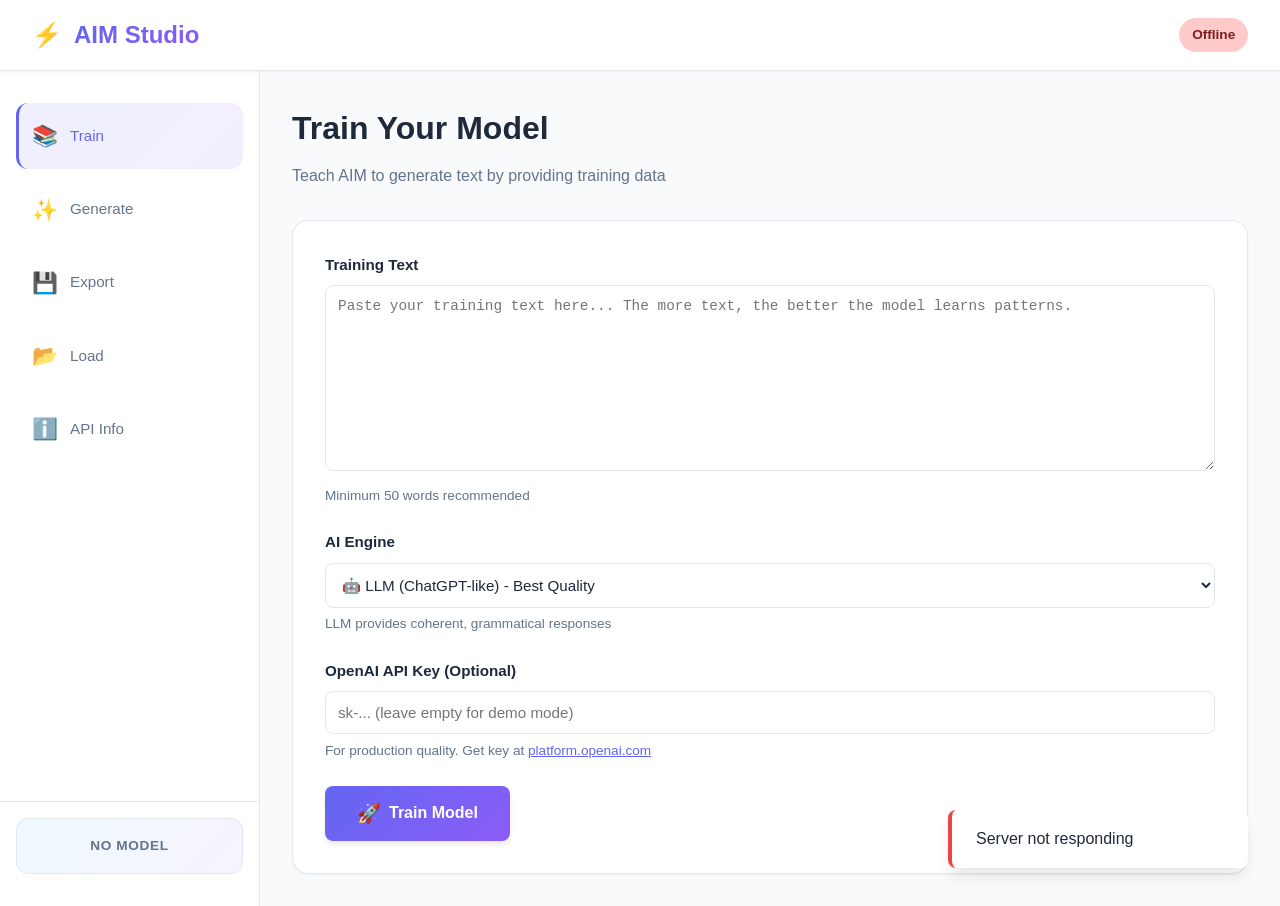
<file: frontend/index.html>
<!DOCTYPE html>
<html lang="en">
<head>
    <meta charset="UTF-8">
    <meta name="viewport" content="width=device-width, initial-scale=1.0">
    <title>AIM v3 - AI Model Studio</title>
    <link rel="stylesheet" href="style.css">
</head>
<body>
    <!-- Navigation -->
    <nav class="navbar">
        <div class="nav-container">
            <div class="nav-brand">
                <span class="logo">⚡</span>
                <h1>AIM Studio</h1>
            </div>
            <div class="nav-status" id="navStatus">
                <span class="status-badge" id="statusBadge">Offline</span>
            </div>
        </div>
    </nav>

    <!-- Main Container -->
    <div class="main-wrapper">
        <!-- Sidebar Navigation -->
        <aside class="sidebar">
            <div class="nav-menu">
                <a href="#" class="nav-item active" data-tab="train">
                    <span class="icon">📚</span>
                    <span>Train</span>
                </a>
                <a href="#" class="nav-item" data-tab="generate">
                    <span class="icon">✨</span>
                    <span>Generate</span>
                </a>
                <a href="#" class="nav-item" data-tab="export">
                    <span class="icon">💾</span>
                    <span>Export</span>
                </a>
                <a href="#" class="nav-item" data-tab="load">
                    <span class="icon">📂</span>
                    <span>Load</span>
                </a>
                <a href="#" class="nav-item" data-tab="info">
                    <span class="icon">ℹ️</span>
                    <span>API Info</span>
                </a>
            </div>
            <div class="sidebar-footer">
                <div class="model-card" id="modelCard">
                    <div class="model-status">No Model</div>
                    <div class="model-details" id="modelDetails" style="display:none;">
                        <div class="detail"><strong>Order:</strong> <span id="modelOrder">-</span></div>
                        <div class="detail"><strong>Vocab:</strong> <span id="modelVocab">-</span></div>
                    </div>
                </div>
            </div>
        </aside>

        <!-- Main Content -->
        <main class="content">
            <!-- Train Tab -->
            <section id="train" class="tab-content active">
                <div class="content-header">
                    <h2>Train Your Model</h2>
                    <p>Teach AIM to generate text by providing training data</p>
                </div>

                <div class="card">
                    <div class="card-body">
                        <div class="form-group">
                            <label>Training Text</label>
                            <textarea 
                                id="trainingText"
                                placeholder="Paste your training text here... The more text, the better the model learns patterns."
                                rows="10"
                            ></textarea>
                            <small class="hint">Minimum 50 words recommended</small>
                        </div>

                        <div class="form-group">
                            <label>AI Engine</label>
                            <select id="engineType" onchange="toggleEngineOptions()">
                                <option value="llm" selected>🤖 LLM (ChatGPT-like) - Best Quality</option>
                                <option value="markov">📊 Markov Chain - Fast, Simple</option>
                                <option value="ngram">📈 N-gram - Pattern-based</option>
                            </select>
                            <small class="hint">LLM provides coherent, grammatical responses</small>
                        </div>

                        <div id="llmOptions">
                            <div class="form-group">
                                <label>OpenAI API Key (Optional)</label>
                                <input 
                                    type="password"
                                    id="apiKey"
                                    placeholder="sk-... (leave empty for demo mode)"
                                >
                                <small class="hint">For production quality. Get key at <a href="https://platform.openai.com/api-keys" target="_blank" style="color: #6366f1;">platform.openai.com</a></small>
                            </div>
                        </div>

                        <div id="markovOptions" style="display:none;">
                            <div class="form-group">
                                <label>Model Order</label>
                                <select id="modelOrder">
                                    <option value="1">1 - Simple (1 word context)</option>
                                    <option value="2" selected>2 - Standard (2 word context)</option>
                                    <option value="3">3 - Advanced (3 word context)</option>
                                </select>
                                <small class="hint">Higher = more coherent, needs more data</small>
                            </div>
                        </div>

                        <button class="btn btn-primary btn-lg" onclick="trainModel()">
                            <span class="btn-icon">🚀</span>
                            Train Model
                        </button>

                        <div id="trainStatus" class="status-message"></div>
                    </div>
                </div>
            </section>

            <!-- Generate Tab -->
            <section id="generate" class="tab-content">
                <div class="content-header">
                    <h2>Generate Text</h2>
                    <p>Create new text using your trained model</p>
                </div>

                <div class="card">
                    <div class="card-body">
                        <div class="form-group">
                            <label>Prompt (Optional)</label>
                            <input 
                                type="text"
                                id="promptText"
                                placeholder="Enter starting words... (leave empty for random)"
                            >
                            <small class="hint">Guide generation with an opening phrase</small>
                        </div>

                        <div class="form-row">
                            <div class="form-group">
                                <label>Max Words</label>
                                <input 
                                    type="number"
                                    id="maxLength"
                                    value="100"
                                    min="10"
                                    max="500"
                                >
                            </div>
                            <div class="form-group">
                                <label>Temperature</label>
                                <input 
                                    type="range"
                                    id="temperature"
                                    min="0.1"
                                    max="2"
                                    step="0.1"
                                    value="1"
                                >
                                <small id="tempValue">1.0</small>
                            </div>
                        </div>

                        <button class="btn btn-primary btn-lg" onclick="generateText()">
                            <span class="btn-icon">✨</span>
                            Generate
                        </button>

                        <div id="generateStatus" class="status-message"></div>

                        <div class="output-section">
                            <label>Generated Output</label>
                            <div id="generatedText" class="output-box">
                                Generated text will appear here...
                            </div>
                            <button class="btn btn-secondary btn-sm" onclick="copyGenerated()" style="display:none;" id="copyBtn">
                                📋 Copy
                            </button>
                        </div>
                    </div>
                </div>
            </section>

            <!-- Export Tab -->
            <section id="export" class="tab-content">
                <div class="content-header">
                    <h2>Export Model</h2>
                    <p>Save your model as a .aim file for sharing</p>
                </div>

                <div class="card">
                    <div class="card-body">
                        <div class="form-group">
                            <label>Model Name</label>
                            <input 
                                type="text"
                                id="modelName"
                                placeholder="e.g., Poetry Generator"
                            >
                        </div>

                        <div class="form-group">
                            <label>Author Name</label>
                            <input 
                                type="text"
                                id="authorName"
                                placeholder="Your name or handle"
                            >
                        </div>

                        <div class="form-group">
                            <label>Description</label>
                            <textarea 
                                id="modelDescription"
                                placeholder="Describe what this model does..."
                                rows="4"
                            ></textarea>
                        </div>

                        <div class="form-row">
                            <div class="form-group">
                                <label>Version</label>
                                <input 
                                    type="text"
                                    id="modelVersion"
                                    value="1.0"
                                    placeholder="1.0"
                                >
                            </div>
                        </div>

                        <button class="btn btn-success btn-lg" onclick="exportModel()">
                            <span class="btn-icon">💾</span>
                            Export as .aim File
                        </button>

                        <div id="exportStatus" class="status-message"></div>
                    </div>
                </div>
            </section>

            <!-- Load Tab -->
            <section id="load" class="tab-content">
                <div class="content-header">
                    <h2>Load Model</h2>
                    <p>Load a previously saved .aim file</p>
                </div>

                <div class="card">
                    <div class="card-body">
                        <div class="form-group">
                            <label>Select .aim File</label>
                            <div class="file-input">
                                <input 
                                    type="file"
                                    id="modelFile"
                                    accept=".aim"
                                    onchange="handleFileSelect(event)"
                                >
                                <span id="fileName">Choose a file...</span>
                            </div>
                        </div>

                        <button class="btn btn-primary btn-lg" onclick="loadModel()">
                            <span class="btn-icon">📂</span>
                            Load Model
                        </button>

                        <div id="loadStatus" class="status-message"></div>

                        <div class="models-section">
                            <h3>Available Models</h3>
                            <div id="modelsList" class="models-grid">
                                <p class="text-muted">Loading models...</p>
                            </div>
                        </div>
                    </div>
                </div>
            </section>

            <!-- Info Tab -->
            <section id="info" class="tab-content">
                <div class="content-header">
                    <h2>API & System Info</h2>
                    <p>Detailed information about the AIM system</p>
                </div>

                <div class="card">
                    <div class="card-body">
                        <div id="apiInfo">Loading system information...</div>
                    </div>
                </div>
            </section>
        </main>
    </div>

    <!-- Loading Overlay -->
    <div id="loadingOverlay" class="loading-overlay">
        <div class="spinner"></div>
        <p>Processing...</p>
    </div>

    <!-- Toast Notifications -->
    <div id="toastContainer" class="toast-container"></div>

    <script src="app.js"></script>
</body>
</html>
</file>
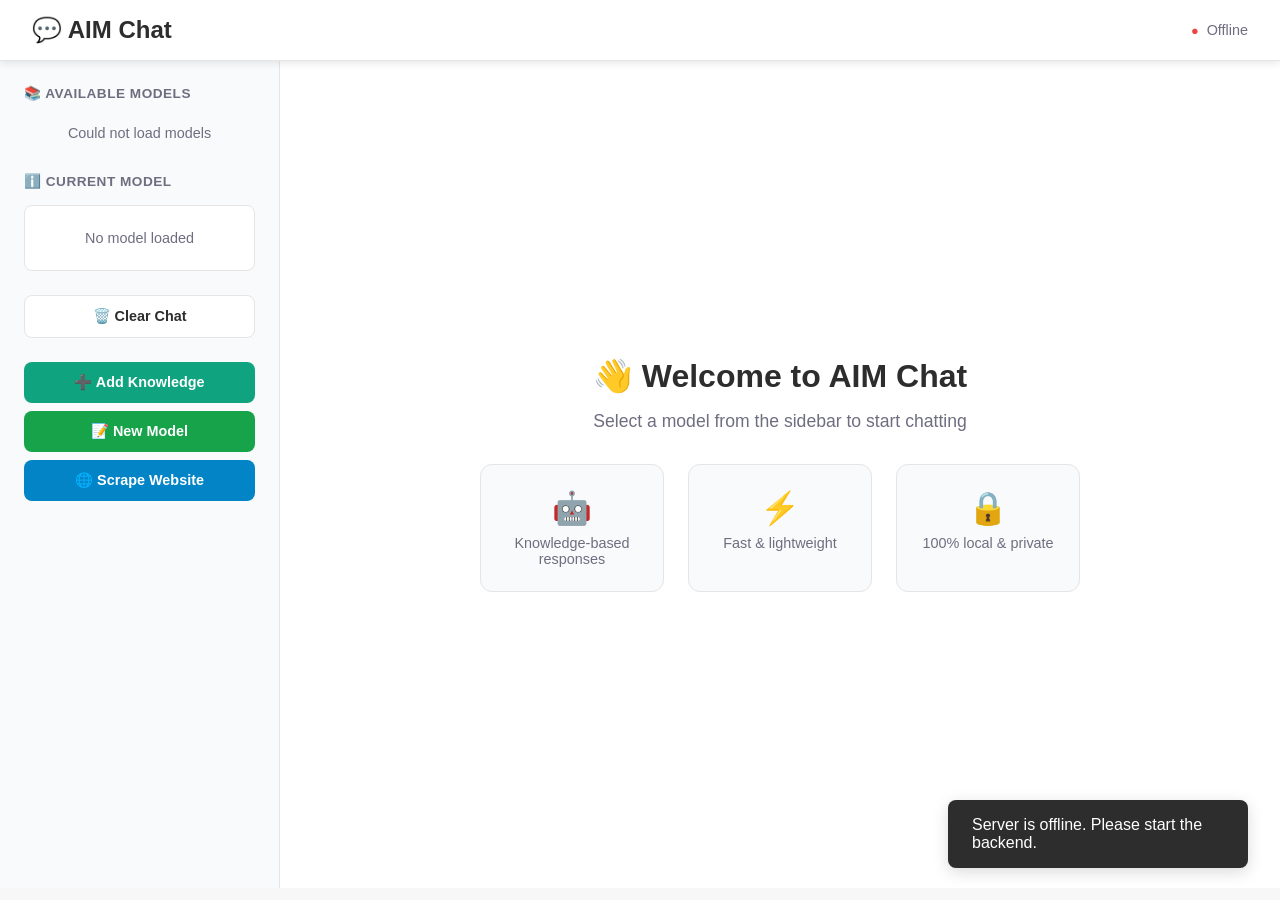
<file: aim-chat/frontend/index.html>
<!DOCTYPE html>
<html lang="en">
<head>
    <meta charset="UTF-8">
    <meta name="viewport" content="width=device-width, initial-scale=1.0">
    <title>AIM Chat - Simple AI Chatbot</title>
    <link rel="stylesheet" href="style.css">
</head>
<body>
    <!-- Header -->
    <header class="header">
        <div class="header-content">
            <h1 class="logo">💬 AIM Chat</h1>
            <div class="status-bar">
                <span class="status-indicator" id="statusIndicator">●</span>
                <span class="status-text" id="statusText">Offline</span>
            </div>
        </div>
    </header>

    <!-- Main Container -->
    <div class="container">
        <!-- Sidebar -->
        <aside class="sidebar">
            <div class="sidebar-section">
                <h3>📚 Available Models</h3>
                <div id="modelsList" class="models-list">
                    <p class="loading-text">Loading models...</p>
                </div>
            </div>
            
            <div class="sidebar-section">
                <h3>ℹ️ Current Model</h3>
                <div id="modelInfo" class="model-info">
                    <p class="no-model-text">No model loaded</p>
                </div>
            </div>
            
            <div class="sidebar-section">
                <button class="btn btn-secondary btn-full" onclick="clearChat()">
                    🗑️ Clear Chat
                </button>
            </div>
            
            <div class="sidebar-section">
                <button class="btn btn-primary btn-full" onclick="showAddDataModal()">
                    ➕ Add Knowledge
                </button>
                <button class="btn btn-success btn-full" style="margin-top: 0.5rem;" onclick="showCreateModelModal()">
                    📝 New Model
                </button>
                <button class="btn btn-info btn-full" style="margin-top: 0.5rem;" onclick="showScrapeModal()">
                    🌐 Scrape Website
                </button>
            </div>
        </aside>

        <!-- Chat Area -->
        <main class="chat-container">
            <div class="welcome-screen" id="welcomeScreen">
                <div class="welcome-content">
                    <h2>👋 Welcome to AIM Chat</h2>
                    <p>Select a model from the sidebar to start chatting</p>
                    <div class="welcome-features">
                        <div class="feature">
                            <span class="feature-icon">🤖</span>
                            <p>Knowledge-based responses</p>
                        </div>
                        <div class="feature">
                            <span class="feature-icon">⚡</span>
                            <p>Fast & lightweight</p>
                        </div>
                        <div class="feature">
                            <span class="feature-icon">🔒</span>
                            <p>100% local & private</p>
                        </div>
                    </div>
                </div>
            </div>
            
            <div class="chat-area" id="chatArea" style="display: none;">
                <!-- Chat Messages -->
                <div class="messages" id="messagesContainer">
                    <!-- Messages will be added here dynamically -->
                </div>
                
                <!-- Input Area -->
                <div class="input-area">
                    <div class="input-container">
                        <textarea 
                            id="messageInput" 
                            placeholder="Type your message here..." 
                            rows="1"
                            onkeypress="handleKeyPress(event)"
                        ></textarea>
                        <button class="btn btn-primary btn-send" onclick="sendMessage()">
                            <span>Send</span>
                            <span class="send-icon">➤</span>
                        </button>
                    </div>
                </div>
            </div>
        </main>
    </div>

    <!-- Loading Overlay -->
    <div class="loading-overlay" id="loadingOverlay">
        <div class="spinner"></div>
    </div>

    <!-- Toast Notification -->
    <div class="toast" id="toast"></div>

    <!-- Add Knowledge Modal -->
    <div class="modal" id="addDataModal">
        <div class="modal-content">
            <div class="modal-header">
                <h2>➕ Add Knowledge</h2>
                <button class="modal-close" onclick="closeModal('addDataModal')">✕</button>
            </div>
            <div class="modal-body">
                <p class="modal-desc">Add new knowledge to the current model. Enter facts one per line, or paste paragraphs (they'll be automatically split into sentences).</p>
                <textarea 
                    id="newKnowledge" 
                    placeholder="Example format:&#10;&#10;Peter Burroughs is a British actor.&#10;He appeared in Flash Gordon and The Dark Crystal.&#10;He was born on January 27, 1947.&#10;&#10;Or paste full paragraphs - they'll be split automatically!"
                    rows="8"
                    class="modal-textarea"
                ></textarea>
                <div class="modal-actions">
                    <button class="btn btn-secondary" onclick="closeModal('addDataModal')">Cancel</button>
                    <button class="btn btn-primary" onclick="addKnowledge()">Add Knowledge</button>
                </div>
            </div>
        </div>
    </div>

    <!-- Create Model Modal -->
    <div class="modal" id="createModelModal">
        <div class="modal-content">
            <div class="modal-header">
                <h2>📝 Create New Model</h2>
                <button class="modal-close" onclick="closeModal('createModelModal')">✕</button>
            </div>
            <div class="modal-body">
                <div class="form-group">
                    <label>Model Name *</label>
                    <input type="text" id="newModelName" placeholder="e.g., HistoryAI" class="modal-input">
                </div>
                <div class="form-group">
                    <label>Version</label>
                    <input type="text" id="newModelVersion" placeholder="1.0" value="1.0" class="modal-input">
                </div>
                <div class="form-group">
                    <label>Description</label>
                    <input type="text" id="newModelDesc" placeholder="What does this model know?" class="modal-input">
                </div>
                <div class="form-group">
                    <label>Knowledge Sentences *</label>
                    <textarea 
                        id="newModelKnowledge" 
                        placeholder="One sentence per line:&#10;The Roman Empire fell in 476 AD.&#10;World War II ended in 1945."
                        rows="8"
                        class="modal-textarea"
                    ></textarea>
                    <small style="color: #6e6e80; font-size: 0.85rem;">Enter at least 5 knowledge sentences</small>
                </div>
                <div class="modal-actions">
                    <button class="btn btn-secondary" onclick="closeModal('createModelModal')">Cancel</button>
                    <button class="btn btn-success" onclick="createModel()">Create & Load</button>
                    <button class="btn btn-primary" onclick="createAndSaveModel()">Create & Save</button>
                </div>
            </div>
        </div>
    </div>

    <!-- Scrape Website Modal -->
    <div class="modal" id="scrapeModal">
        <div class="modal-content">
            <div class="modal-header">
                <h2>🌐 Scrape Website</h2>
                <button class="modal-close" onclick="closeModal('scrapeModal')">✕</button>
            </div>
            <div class="modal-body">
                <p class="modal-desc">Enter a website URL (Wikipedia works best!) to extract knowledge from it.</p>
                <div class="form-group">
                    <label for="scrapeUrl">Website URL</label>
                    <input 
                        type="url" 
                        id="scrapeUrl" 
                        placeholder="https://en.wikipedia.org/wiki/Python_(programming_language)"
                        class="modal-input"
                    >
                </div>
                <div class="form-group">
                    <label for="scrapeModelName">Model Name (optional)</label>
                    <input 
                        type="text" 
                        id="scrapeModelName" 
                        placeholder="PythonAI"
                        class="modal-input"
                    >
                </div>
                <div class="form-group">
                    <label style="display: flex; align-items: center; gap: 0.5rem; cursor: pointer;">
                        <input type="checkbox" id="scrapeSaveFile" checked>
                        <span>Save as .aim file</span>
                    </label>
                </div>
                <div class="modal-actions">
                    <button class="btn btn-secondary" onclick="closeModal('scrapeModal')">Cancel</button>
                    <button class="btn btn-info" onclick="scrapeWebsite(false)">Scrape & Load</button>
                    <button class="btn btn-primary" onclick="scrapeWebsite(true)">Scrape & Save</button>
                </div>
            </div>
        </div>
    </div>

    <script src="app.js"></script>
</body>
</html>
</file>
<file: frontend/style.css>
/* ========================================
   AIM Studio - Modern Frontend Styles
   ======================================== */

/* CSS Variables */
:root {
    --color-primary: #6366f1;
    --color-primary-dark: #4f46e5;
    --color-secondary: #8b5cf6;
    --color-success: #10b981;
    --color-warning: #f59e0b;
    --color-danger: #ef4444;
    --color-info: #3b82f6;
    
    --background-dark: #0f172a;
    --background-light: #f8fafc;
    --surface: #ffffff;
    --surface-secondary: #f1f5f9;
    --text-primary: #1e293b;
    --text-secondary: #64748b;
    --border-color: #e2e8f0;
    
    --shadow-sm: 0 1px 2px 0 rgba(0, 0, 0, 0.05);
    --shadow-md: 0 4px 6px -1px rgba(0, 0, 0, 0.1);
    --shadow-lg: 0 10px 15px -3px rgba(0, 0, 0, 0.1);
    --shadow-xl: 0 20px 25px -5px rgba(0, 0, 0, 0.1);
    
    --transition: all 0.3s cubic-bezier(0.4, 0, 0.2, 1);
}

/* Reset */
* {
    margin: 0;
    padding: 0;
    box-sizing: border-box;
}

html {
    scroll-behavior: smooth;
}

body {
    font-family: -apple-system, BlinkMacSystemFont, 'Segoe UI', 'Roboto', 'Oxygen',
        'Ubuntu', 'Cantarell', 'Fira Sans', 'Droid Sans', 'Helvetica Neue',
        sans-serif;
    -webkit-font-smoothing: antialiased;
    -moz-osx-font-smoothing: grayscale;
    background: linear-gradient(135deg, #0f172a 0%, #1a1f3a 100%);
    color: var(--text-primary);
    line-height: 1.6;
    min-height: 100vh;
}

/* ========================================
   Navigation Bar
   ======================================== */
.navbar {
    background: var(--surface);
    border-bottom: 1px solid var(--border-color);
    padding: 1rem 0;
    box-shadow: var(--shadow-sm);
    position: sticky;
    top: 0;
    z-index: 1000;
}

.nav-container {
    max-width: 1600px;
    margin: 0 auto;
    padding: 0 2rem;
    display: flex;
    justify-content: space-between;
    align-items: center;
}

.nav-brand {
    display: flex;
    align-items: center;
    gap: 0.75rem;
}

.logo {
    font-size: 1.5rem;
    display: inline-block;
}

.nav-brand h1 {
    font-size: 1.5rem;
    font-weight: 700;
    background: linear-gradient(135deg, var(--color-primary) 0%, var(--color-secondary) 100%);
    -webkit-background-clip: text;
    -webkit-text-fill-color: transparent;
    background-clip: text;
}

.status-badge {
    display: inline-block;
    padding: 0.4rem 0.8rem;
    border-radius: 999px;
    font-size: 0.85rem;
    font-weight: 600;
    background: #fecaca;
    color: #7f1d1d;
    animation: pulse 2s cubic-bezier(0.4, 0, 0.6, 1) infinite;
}

.status-badge.online {
    background: #bbf7d0;
    color: #15803d;
    animation: none;
}

@keyframes pulse {
    0%, 100% { opacity: 1; }
    50% { opacity: 0.7; }
}

/* ========================================
   Main Layout
   ======================================== */
.main-wrapper {
    display: flex;
    max-width: 1600px;
    margin: 0 auto;
    min-height: calc(100vh - 70px);
}

/* ========================================
   Sidebar
   ======================================== */
.sidebar {
    width: 260px;
    background: var(--surface);
    border-right: 1px solid var(--border-color);
    padding: 2rem 0;
    display: flex;
    flex-direction: column;
    box-shadow: var(--shadow-sm);
}

.nav-menu {
    flex: 1;
    display: flex;
    flex-direction: column;
    gap: 0.5rem;
    padding: 0 1rem;
}

.nav-item {
    display: flex;
    align-items: center;
    gap: 0.75rem;
    padding: 1rem;
    border-radius: 0.75rem;
    color: var(--text-secondary);
    text-decoration: none;
    transition: var(--transition);
    cursor: pointer;
    font-size: 0.95rem;
    font-weight: 500;
}

.nav-item:hover {
    background: var(--surface-secondary);
    color: var(--color-primary);
}

.nav-item.active {
    background: linear-gradient(135deg, rgba(99, 102, 241, 0.1) 0%, rgba(139, 92, 246, 0.1) 100%);
    color: var(--color-primary);
    border-left: 3px solid var(--color-primary);
    padding-left: calc(1rem - 3px);
}

.icon {
    font-size: 1.3rem;
    display: inline-block;
}

.sidebar-footer {
    padding: 0 1rem;
    border-top: 1px solid var(--border-color);
}

.model-card {
    background: linear-gradient(135deg, #f0f9ff 0%, #f5f3ff 100%);
    border: 1px solid var(--border-color);
    border-radius: 0.75rem;
    padding: 1rem;
    margin-top: 1rem;
    text-align: center;
}

.model-status {
    font-size: 0.85rem;
    font-weight: 600;
    color: var(--text-secondary);
    text-transform: uppercase;
    letter-spacing: 0.05em;
}

.model-details {
    margin-top: 0.75rem;
    font-size: 0.85rem;
}

.detail {
    padding: 0.25rem 0;
    color: var(--text-secondary);
}

.detail strong {
    color: var(--text-primary);
}

/* ========================================
   Main Content Area
   ======================================== */
.content {
    flex: 1;
    padding: 2rem;
    background: var(--background-light);
    overflow-y: auto;
}

.content-header {
    margin-bottom: 2rem;
}

.content-header h2 {
    font-size: 2rem;
    color: var(--text-primary);
    margin-bottom: 0.5rem;
}

.content-header p {
    font-size: 1rem;
    color: var(--text-secondary);
}

/* ========================================
   Tab System
   ======================================== */
.tab-content {
    display: none;
    animation: fadeIn 0.3s ease-in-out;
}

.tab-content.active {
    display: block;
}

@keyframes fadeIn {
    from {
        opacity: 0;
        transform: translateY(10px);
    }
    to {
        opacity: 1;
        transform: translateY(0);
    }
}

/* ========================================
   Cards
   ======================================== */
.card {
    background: var(--surface);
    border: 1px solid var(--border-color);
    border-radius: 1rem;
    overflow: hidden;
    box-shadow: var(--shadow-sm);
    transition: var(--transition);
}

.card:hover {
    box-shadow: var(--shadow-md);
    border-color: var(--color-primary);
}

.card-body {
    padding: 2rem;
}

/* ========================================
   Forms
   ======================================== */
.form-group {
    margin-bottom: 1.5rem;
}

.form-group label {
    display: block;
    margin-bottom: 0.5rem;
    font-weight: 600;
    color: var(--text-primary);
    font-size: 0.95rem;
}

.form-group input,
.form-group textarea,
.form-group select {
    width: 100%;
    padding: 0.75rem;
    border: 1px solid var(--border-color);
    border-radius: 0.5rem;
    font-family: inherit;
    font-size: 0.95rem;
    color: var(--text-primary);
    background: var(--surface);
    transition: var(--transition);
}

.form-group input:focus,
.form-group textarea:focus,
.form-group select:focus {
    outline: none;
    border-color: var(--color-primary);
    box-shadow: 0 0 0 3px rgba(99, 102, 241, 0.1);
}

.form-group textarea {
    resize: vertical;
    font-family: 'Monaco', 'Courier New', 'Courier', monospace;
    font-size: 0.9rem;
}

.form-group input[type="range"] {
    padding: 0;
    cursor: pointer;
}

.form-row {
    display: grid;
    grid-template-columns: repeat(auto-fit, minmax(200px, 1fr));
    gap: 1rem;
}

.hint {
    display: block;
    margin-top: 0.35rem;
    font-size: 0.85rem;
    color: var(--text-secondary);
    font-weight: 400;
}

/* ========================================
   Buttons
   ======================================== */
.btn {
    display: inline-flex;
    align-items: center;
    gap: 0.5rem;
    padding: 0.75rem 1.5rem;
    border: none;
    border-radius: 0.5rem;
    font-weight: 600;
    font-size: 0.95rem;
    cursor: pointer;
    transition: var(--transition);
    text-decoration: none;
    white-space: nowrap;
}

.btn-primary {
    background: linear-gradient(135deg, var(--color-primary) 0%, var(--color-secondary) 100%);
    color: white;
    box-shadow: var(--shadow-md);
}

.btn-primary:hover {
    transform: translateY(-2px);
    box-shadow: var(--shadow-lg);
}

.btn-primary:active {
    transform: translateY(0);
}

.btn-success {
    background: linear-gradient(135deg, var(--color-success) 0%, #34d399 100%);
    color: white;
    box-shadow: var(--shadow-md);
}

.btn-success:hover {
    transform: translateY(-2px);
    box-shadow: var(--shadow-lg);
}

.btn-secondary {
    background: var(--surface-secondary);
    color: var(--text-primary);
    border: 1px solid var(--border-color);
}

.btn-secondary:hover {
    background: var(--border-color);
}

.btn-lg {
    padding: 1rem 2rem;
    font-size: 1rem;
}

.btn-sm {
    padding: 0.5rem 1rem;
    font-size: 0.85rem;
}

.btn-icon {
    font-size: 1.2rem;
}

/* ========================================
   Output Section
   ======================================== */
.output-section {
    margin-top: 1.5rem;
}

.output-box {
    background: #f8fafc;
    border: 1px solid var(--border-color);
    border-radius: 0.5rem;
    padding: 1.5rem;
    font-family: 'Monaco', 'Courier New', 'Courier', monospace;
    font-size: 0.9rem;
    line-height: 1.6;
    min-height: 120px;
    max-height: 400px;
    overflow-y: auto;
    color: var(--text-primary);
    white-space: pre-wrap;
    word-wrap: break-word;
}

/* ========================================
   File Input
   ======================================== */
.file-input {
    position: relative;
    display: flex;
    align-items: center;
    border: 2px dashed var(--border-color);
    border-radius: 0.5rem;
    padding: 1.5rem;
    background: var(--surface-secondary);
    cursor: pointer;
    transition: var(--transition);
}

.file-input:hover {
    border-color: var(--color-primary);
    background: rgba(99, 102, 241, 0.05);
}

.file-input input {
    display: none;
}

.file-input span {
    text-align: center;
    width: 100%;
    color: var(--text-secondary);
    font-size: 0.95rem;
}

/* ========================================
   Models Grid
   ======================================== */
.models-section {
    margin-top: 2rem;
    padding-top: 2rem;
    border-top: 1px solid var(--border-color);
}

.models-section h3 {
    margin-bottom: 1rem;
    color: var(--text-primary);
}

.models-grid {
    display: grid;
    grid-template-columns: repeat(auto-fill, minmax(250px, 1fr));
    gap: 1rem;
}

.model-item {
    background: var(--surface-secondary);
    border: 1px solid var(--border-color);
    border-radius: 0.75rem;
    padding: 1rem;
    cursor: pointer;
    transition: var(--transition);
}

.model-item:hover {
    border-color: var(--color-primary);
    box-shadow: var(--shadow-md);
    transform: translateY(-2px);
}

.model-item-name {
    font-weight: 600;
    color: var(--text-primary);
    font-size: 0.95rem;
    margin-bottom: 0.25rem;
}

.model-item-info {
    font-size: 0.85rem;
    color: var(--text-secondary);
    margin-bottom: 0.5rem;
}

/* ========================================
   Status Messages
   ======================================== */
.status-message {
    margin-top: 1rem;
    padding: 1rem;
    border-radius: 0.5rem;
    font-size: 0.95rem;
    display: none;
}

.status-message.show {
    display: block;
    animation: slideIn 0.3s ease-out;
}

.status-message.success {
    background: #d1fae5;
    color: #065f46;
    border: 1px solid #6ee7b7;
}

.status-message.error {
    background: #fee2e2;
    color: #7f1d1d;
    border: 1px solid #fca5a5;
}

.status-message.info {
    background: #dbeafe;
    color: #0c2d6b;
    border: 1px solid #93c5fd;
}

@keyframes slideIn {
    from {
        opacity: 0;
        transform: translateY(-10px);
    }
    to {
        opacity: 1;
        transform: translateY(0);
    }
}

/* ========================================
   Loading Overlay
   ======================================== */
.loading-overlay {
    position: fixed;
    top: 0;
    left: 0;
    width: 100%;
    height: 100%;
    background: rgba(0, 0, 0, 0.7);
    display: none;
    align-items: center;
    justify-content: center;
    flex-direction: column;
    z-index: 9999;
}

.loading-overlay.active {
    display: flex;
}

.spinner {
    border: 4px solid rgba(255, 255, 255, 0.2);
    border-top-color: white;
    border-radius: 50%;
    width: 3rem;
    height: 3rem;
    animation: spin 1s linear infinite;
    margin-bottom: 1rem;
}

@keyframes spin {
    to { transform: rotate(360deg); }
}

.loading-overlay p {
    color: white;
    font-size: 1.1rem;
    font-weight: 500;
}

/* ========================================
   Toast Notifications
   ======================================== */
.toast-container {
    position: fixed;
    bottom: 2rem;
    right: 2rem;
    z-index: 9998;
    display: flex;
    flex-direction: column;
    gap: 0.75rem;
}

.toast {
    padding: 1rem 1.5rem;
    background: white;
    border-radius: 0.5rem;
    box-shadow: var(--shadow-lg);
    animation: toastIn 0.3s ease-out;
    min-width: 300px;
}

.toast.success {
    border-left: 4px solid var(--color-success);
}

.toast.error {
    border-left: 4px solid var(--color-danger);
}

@keyframes toastIn {
    from {
        opacity: 0;
        transform: translateX(100%);
    }
    to {
        opacity: 1;
        transform: translateX(0);
    }
}

/* ========================================
   Typography
   ======================================== */
.text-muted {
    color: var(--text-secondary);
    font-size: 0.9rem;
}

/* ========================================
   Responsive
   ======================================== */
@media (max-width: 768px) {
    .main-wrapper {
        flex-direction: column;
    }

    .sidebar {
        width: 100%;
        border-right: none;
        border-bottom: 1px solid var(--border-color);
        padding: 1rem;
    }

    .nav-menu {
        flex-direction: row;
        gap: 0;
    }

    .nav-item {
        flex: 1;
        justify-content: center;
        padding: 0.75rem 0.5rem;
        font-size: 0.85rem;
    }

    .sidebar-footer {
        display: none;
    }

    .content {
        padding: 1rem;
    }

    .content-header h2 {
        font-size: 1.5rem;
    }

    .form-row {
        grid-template-columns: 1fr;
    }

    .models-grid {
        grid-template-columns: 1fr;
    }

    .toast-container {
        bottom: 1rem;
        right: 1rem;
        left: 1rem;
    }

    .toast {
        min-width: auto;
    }
}
</file>
<file: aim-chat/frontend/style.css>
/* ========================================
   AIM Chat - Styles
   Simple ChatGPT-like interface
   ======================================== */

/* CSS Variables */
:root {
    --primary-color: #10a37f;
    --primary-hover: #0d8f6f;
    --background: #f7f7f8;
    --surface: #ffffff;
    --border: #e5e5e5;
    --text-primary: #2d2d2d;
    --text-secondary: #6e6e80;
    --user-message-bg: #10a37f;
    --ai-message-bg: #f7f7f8;
    --sidebar-bg: #f9fafb;
    --shadow: 0 2px 8px rgba(0, 0, 0, 0.1);
    --shadow-lg: 0 4px 16px rgba(0, 0, 0, 0.15);
}

/* Reset */
* {
    margin: 0;
    padding: 0;
    box-sizing: border-box;
}

body {
    font-family: -apple-system, BlinkMacSystemFont, 'Segoe UI', 'Roboto', 'Helvetica', 'Arial', sans-serif;
    background: var(--background);
    color: var(--text-primary);
    height: 100vh;
    overflow: hidden;
}

/* ========================================
   Header
   ======================================== */
.header {
    background: var(--surface);
    border-bottom: 1px solid var(--border);
    padding: 1rem 2rem;
    box-shadow: var(--shadow);
    position: relative;
    z-index: 10;
}

.header-content {
    display: flex;
    justify-content: space-between;
    align-items: center;
    max-width: 1600px;
    margin: 0 auto;
}

.logo {
    font-size: 1.5rem;
    font-weight: 600;
    color: var(--text-primary);
}

.status-bar {
    display: flex;
    align-items: center;
    gap: 0.5rem;
}

.status-indicator {
    font-size: 0.8rem;
    color: #ef4444;
    animation: pulse 2s infinite;
}

.status-indicator.online {
    color: #10b981;
    animation: none;
}

@keyframes pulse {
    0%, 100% { opacity: 1; }
    50% { opacity: 0.5; }
}

.status-text {
    font-size: 0.9rem;
    color: var(--text-secondary);
    font-weight: 500;
}

/* ========================================
   Main Container
   ======================================== */
.container {
    display: flex;
    height: calc(100vh - 73px);
    max-width: 1600px;
    margin: 0 auto;
}

/* ========================================
   Sidebar
   ======================================== */
.sidebar {
    width: 280px;
    background: var(--sidebar-bg);
    border-right: 1px solid var(--border);
    padding: 1.5rem;
    overflow-y: auto;
    display: flex;
    flex-direction: column;
    gap: 1.5rem;
}

.sidebar-section h3 {
    font-size: 0.85rem;
    font-weight: 600;
    color: var(--text-secondary);
    text-transform: uppercase;
    letter-spacing: 0.5px;
    margin-bottom: 1rem;
}

.models-list {
    display: flex;
    flex-direction: column;
    gap: 0.5rem;
}

.model-item {
    background: var(--surface);
    border: 1px solid var(--border);
    border-radius: 0.5rem;
    padding: 0.75rem;
    cursor: pointer;
    transition: all 0.2s;
}

.model-item:hover {
    border-color: var(--primary-color);
    box-shadow: var(--shadow);
    transform: translateY(-1px);
}

.model-item-name {
    font-weight: 600;
    font-size: 0.9rem;
    margin-bottom: 0.25rem;
    color: var(--text-primary);
}

.model-item-desc {
    font-size: 0.8rem;
    color: var(--text-secondary);
    margin-bottom: 0.5rem;
}

.model-item-meta {
    font-size: 0.75rem;
    color: var(--text-secondary);
}

.loading-text,
.no-model-text {
    font-size: 0.9rem;
    color: var(--text-secondary);
    text-align: center;
    padding: 0.5rem;
}

.model-info {
    background: var(--surface);
    border: 1px solid var(--border);
    border-radius: 0.5rem;
    padding: 1rem;
}

.model-info-loaded .info-row {
    display: flex;
    justify-content: space-between;
    padding: 0.5rem 0;
    font-size: 0.85rem;
    border-bottom: 1px solid var(--border);
}

.model-info-loaded .info-row:last-child {
    border-bottom: none;
}

.info-label {
    color: var(--text-secondary);
    font-weight: 500;
}

.info-value {
    color: var(--text-primary);
    font-weight: 600;
}

/* ========================================
   Chat Container
   ======================================== */
.chat-container {
    flex: 1;
    display: flex;
    flex-direction: column;
    background: var(--surface);
}

/* Welcome Screen */
.welcome-screen {
    flex: 1;
    display: flex;
    align-items: center;
    justify-content: center;
    padding: 2rem;
}

.welcome-content {
    text-align: center;
    max-width: 600px;
}

.welcome-content h2 {
    font-size: 2rem;
    margin-bottom: 1rem;
    color: var(--text-primary);
}

.welcome-content > p {
    font-size: 1.1rem;
    color: var(--text-secondary);
    margin-bottom: 2rem;
}

.welcome-features {
    display: grid;
    grid-template-columns: repeat(3, 1fr);
    gap: 1.5rem;
    margin-top: 2rem;
}

.feature {
    padding: 1.5rem;
    background: var(--sidebar-bg);
    border-radius: 0.75rem;
    border: 1px solid var(--border);
}

.feature-icon {
    font-size: 2rem;
    display: block;
    margin-bottom: 0.5rem;
}

.feature p {
    font-size: 0.9rem;
    color: var(--text-secondary);
}

/* Chat Area */
.chat-area {
    flex: 1;
    display: flex;
    flex-direction: column;
}

.messages {
    flex: 1;
    overflow-y: auto;
    overflow-x: hidden;
    padding: 2rem;
    display: flex;
    flex-direction: column;
    gap: 1rem;
    scroll-behavior: smooth;
}

/* Message Bubbles */
.message {
    display: flex;
    gap: 1rem;
    max-width: 800px;
    animation: fadeIn 0.3s;
}

@keyframes fadeIn {
    from { opacity: 0; transform: translateY(10px); }
    to { opacity: 1; transform: translateY(0); }
}

.message.user {
    align-self: flex-end;
    flex-direction: row-reverse;
}

.message-avatar {
    width: 36px;
    height: 36px;
    border-radius: 50%;
    display: flex;
    align-items: center;
    justify-content: center;
    font-size: 1.2rem;
    flex-shrink: 0;
}

.message.user .message-avatar {
    background: var(--user-message-bg);
    color: white;
}

.message.ai .message-avatar {
    background: var(--ai-message-bg);
    border: 1px solid var(--border);
}

.message-content {
    padding: 1rem 1.25rem;
    border-radius: 1rem;
    line-height: 1.6;
    font-size: 0.95rem;
    word-wrap: break-word;
    overflow-wrap: break-word;
    max-width: 100%;
    white-space: pre-wrap;
    overflow: hidden;
    text-overflow: clip;
}

.message.user .message-content {
    background: var(--user-message-bg);
    color: white;
    border-bottom-right-radius: 0.25rem;
}

.message.ai .message-content {
    background: var(--ai-message-bg);
    color: var(--text-primary);
    border: 1px solid var(--border);
    border-bottom-left-radius: 0.25rem;
}

/* Input Area */
.input-area {
    padding: 1.5rem 2rem;
    border-top: 1px solid var(--border);
    background: var(--surface);
}

.input-container {
    display: flex;
    gap: 0.75rem;
    max-width: 900px;
    margin: 0 auto;
}

#messageInput {
    flex: 1;
    padding: 0.875rem 1rem;
    border: 1px solid var(--border);
    border-radius: 0.75rem;
    font-family: inherit;
    font-size: 0.95rem;
    resize: none;
    outline: none;
    max-height: 150px;
    transition: border-color 0.2s;
}

#messageInput:focus {
    border-color: var(--primary-color);
    box-shadow: 0 0 0 3px rgba(16, 163, 127, 0.1);
}

/* ========================================
   Buttons
   ======================================== */
.btn {
    padding: 0.75rem 1.5rem;
    border: none;
    border-radius: 0.5rem;
    font-weight: 600;
    font-size: 0.9rem;
    cursor: pointer;
    transition: all 0.2s;
    display: inline-flex;
    align-items: center;
    justify-content: center;
    gap: 0.5rem;
}

.btn-primary {
    background: var(--primary-color);
    color: white;
}

.btn-primary:hover {
    background: var(--primary-hover);
}

.btn-primary:disabled {
    background: #d1d5db;
    cursor: not-allowed;
}

.btn-secondary {
    background: var(--surface);
    color: var(--text-primary);
    border: 1px solid var(--border);
}

.btn-secondary:hover {
    background: var(--background);
}

.btn-success {
    background: #16a34a;
    color: white;
}

.btn-success:hover {
    background: #15803d;
}

.btn-info {
    background: #0284c7;
    color: white;
}

.btn-info:hover {
    background: #0369a1;
}

.btn-send {
    padding: 0.875rem 1.5rem;
}

.send-icon {
    font-size: 1rem;
}

.btn-full {
    width: 100%;
}

/* ========================================
   Loading Overlay
   ======================================== */
.loading-overlay {
    position: fixed;
    top: 0;
    left: 0;
    width: 100%;
    height: 100%;
    background: rgba(0, 0, 0, 0.5);
    display: none;
    align-items: center;
    justify-content: center;
    z-index: 1000;
}

.loading-overlay.active {
    display: flex;
}

.spinner {
    border: 4px solid rgba(255, 255, 255, 0.3);
    border-top-color: white;
    border-radius: 50%;
    width: 40px;
    height: 40px;
    animation: spin 0.8s linear infinite;
}

@keyframes spin {
    to { transform: rotate(360deg); }
}

/* ========================================
   Toast Notifications
   ======================================== */
.toast {
    position: fixed;
    bottom: 2rem;
    right: 2rem;
    background: var(--text-primary);
    color: white;
    padding: 1rem 1.5rem;
    border-radius: 0.5rem;
    box-shadow: var(--shadow-lg);
    transform: translateY(200%);
    transition: transform 0.3s;
    z-index: 1001;
    max-width: 300px;
}

.toast.show {
    transform: translateY(0);
}

/* ========================================
   Scrollbar
   ======================================== */
::-webkit-scrollbar {
    width: 8px;
}

::-webkit-scrollbar-track {
    background: transparent;
}

::-webkit-scrollbar-thumb {
    background: #d1d5db;
    border-radius: 4px;
}

::-webkit-scrollbar-thumb:hover {
    background: #9ca3af;
}

/* ========================================
   Responsive
   ======================================== */
@media (max-width: 768px) {
    .sidebar {
        display: none;
    }
    
    .messages {
        padding: 1rem;
    }
    
    .input-area {
        padding: 1rem;
    }
    
    .welcome-features {
        grid-template-columns: 1fr;
    }
}

/* ========================================
   Modal Dialogs
   ======================================== */
.modal {
    position: fixed;
    top: 0;
    left: 0;
    width: 100%;
    height: 100%;
    background: rgba(0, 0, 0, 0.6);
    display: none;
    align-items: center;
    justify-content: center;
    z-index: 2000;
    animation: modalFadeIn 0.2s;
}

.modal.active {
    display: flex;
}

@keyframes modalFadeIn {
    from {
        opacity: 0;
    }
    to {
        opacity: 1;
    }
}

.modal-content {
    background: var(--surface);
    border-radius: 1rem;
    max-width: 600px;
    width: 90%;
    max-height: 90vh;
    overflow-y: auto;
    box-shadow: var(--shadow-xl);
    animation: modalSlideIn 0.3s;
}

@keyframes modalSlideIn {
    from {
        transform: translateY(-50px);
        opacity: 0;
    }
    to {
        transform: translateY(0);
        opacity: 1;
    }
}

.modal-header {
    display: flex;
    justify-content: space-between;
    align-items: center;
    padding: 1.5rem;
    border-bottom: 1px solid var(--border);
}

.modal-header h2 {
    font-size: 1.5rem;
    margin: 0;
    color: var(--text-primary);
}

.modal-close {
    background: none;
    border: none;
    font-size: 1.5rem;
    cursor: pointer;
    color: var(--text-secondary);
    padding: 0;
    width: 32px;
    height: 32px;
    display: flex;
    align-items: center;
    justify-content: center;
    border-radius: 50%;
    transition: background 0.2s;
}

.modal-close:hover {
    background: var(--background);
    color: var(--text-primary);
}

.modal-body {
    padding: 1.5rem;
}

.modal-desc {
    color: var(--text-secondary);
    margin-bottom: 1rem;
    font-size: 0.95rem;
}

.modal-textarea,
.modal-input {
    width: 100%;
    padding: 0.75rem;
    border: 1px solid var(--border);
    border-radius: 0.5rem;
    font-family: inherit;
    font-size: 0.95rem;
    margin-bottom: 1rem;
    transition: border-color 0.2s;
}

.modal-textarea {
    resize: vertical;
    font-family: 'Monaco', 'Courier New', monospace;
    min-height: 150px;
}

.modal-input:focus,
.modal-textarea:focus {
    outline: none;
    border-color: var(--primary-color);
    box-shadow: 0 0 0 3px rgba(16, 163, 127, 0.1);
}

.modal-actions {
    display: flex;
    gap: 0.75rem;
    justify-content: flex-end;
    margin-top: 1.5rem;
}

.form-group {
    margin-bottom: 1.25rem;
}

.form-group label {
    display: block;
    font-weight: 600;
    margin-bottom: 0.5rem;
    color: var(--text-primary);
    font-size: 0.9rem;
}
</file>
